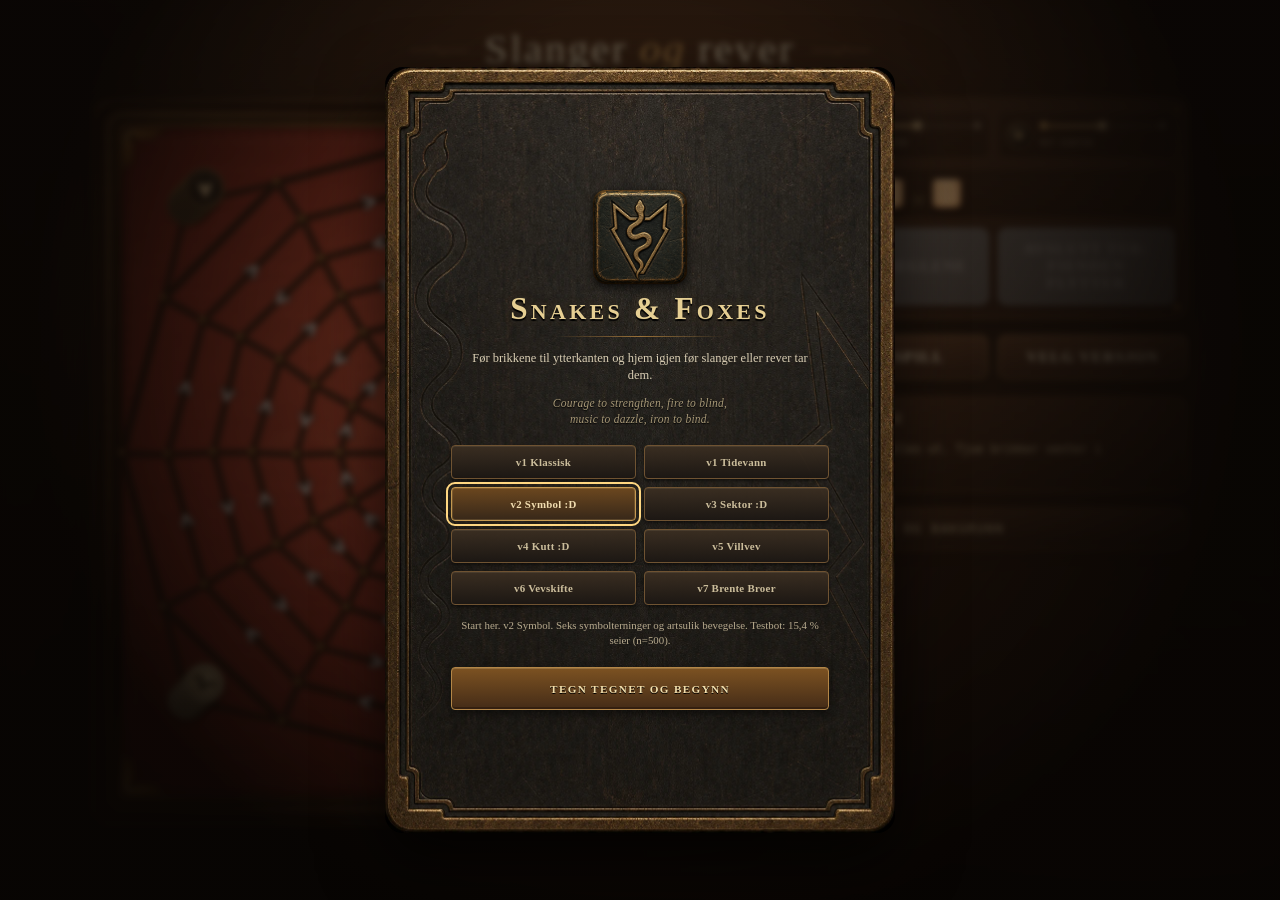
<file: index.html>
<!doctype html>
<html lang="no">
<head>
<meta charset="utf-8">
<meta name="viewport" content="width=device-width, initial-scale=1, viewport-fit=cover">
<meta name="theme-color" content="#17100b">
<link rel="icon" href="assets/sign.png" type="image/png">
<title>Slanger og rever</title>
<link rel="preload" href="assets/start-screen-panel-v1.webp" as="image" type="image/webp">
<link rel="stylesheet" href="assets/game.css?v=20260724-1">
</head>
<body>
<header>
  <h1>Slanger <em>og</em> rever</h1>
</header>

<main>
  <div id="boardwrap"></div>

  <section id="hud">
    <div id="journey" aria-label="Brikkenes reise">
      <div class="journey-card" id="journey0" data-stage="out">
        <span class="journey-token" aria-hidden="true">I</span>
        <span class="journey-route" aria-hidden="true"><i></i><b></b><i></i><b></b><i></i></span>
        <span class="journey-status" id="journeyStatus0">mot kanten</span>
      </div>
      <div class="journey-card" id="journey1" data-stage="out">
        <span class="journey-token" aria-hidden="true">II</span>
        <span class="journey-route" aria-hidden="true"><i></i><b></b><i></i><b></b><i></i></span>
        <span class="journey-status" id="journeyStatus1">mot kanten</span>
      </div>
    </div>
    <div id="dicerow">
      <div class="dicegrp" id="playerDiceGroup">Dine <span id="pdice"></span><button id="swapBtn" disabled>bytt</button><button id="undoBtn" disabled>angre</button></div>
      <div class="dicegrp" id="enemyDiceGroup">Fienden <span id="edice"></span></div>
    </div>
    <div id="mainbtns">
      <button class="big" id="rollBtn" disabled>Kast terningene</button>
      <button class="big" id="darkBtn" disabled>Avslutt tur: fienden flytter</button>
      <button class="big" id="powersBtn" type="button">Bryt reglene</button>
    </div>
  </section>

  <div id="mainmenu">
    <button class="big" id="resetBtn">Nytt spill</button>
    <button class="big" id="pickBtn">Velg versjon</button>
  </div>

  <details id="logbox" open>
    <summary>Krønike</summary>
    <ol id="log"></ol>
  </details>

  <details id="rules">
    <summary>Regler og bakgrunn</summary>
    <div class="prose">
      <section aria-labelledby="playRulesTitle">
        <h3 id="playRulesTitle">Slik spiller du</h3>
        <p>To svarte brikker starter i sentrum. Hver brikke som fortsatt lever må først berøre ytterringen og deretter komme hjem til sentrum. Du taper når begge er tatt; én gjenlevende brikke kan derfor fullføre alene.</p>
        <p>Kast to terninger. Når begge brikkene er aktive, får de én terning hver, og du kan bytte fordelingen før første flytting. I v1–v4 og v7 bruker den siste aktive brikken summen; i v5 bruker den bare den høyeste terningen. Alle noder som kan nås med de gjenværende stegene markeres på brettet. Tallet i markøren viser lengden på den korteste lovlige ruten. Klikk på målet, så følger brikken ruten dit. Du kan stoppe før alle steg er brukt. I v6 skifter veven for hvert steg, så der markeres bare nabonodene, og du flytter én node av gangen. Egne brikker blokkerer hverandre utenfor sentrum, men kan dele sentrum. Angre fører brikken tilbake til posisjonen før forrige målklikk og virker frem til fiendefasen begynner.</p>
        <p>Pilene viser lovlig retning. Under flyttefasen analyseres veven for den aktive brikken: grønne piler ligger på minst én korteste rute til det aktuelle målet, gule piler er gyldige omveier som fortsatt kan nå målet, og røde piler leder til en blindvei eller er blokkert. Områder brikken ikke kan nå fra sin nåværende posisjon tones ned. Du kan ikke gå inn på et hjørne eller et felt med en slange eller rev. De markerte målene og rutene beregnes av den samme regelmotoren som utfører trekket.</p>
        <h3>Valgt regelsett: <span id="selectedModeName">v2 Symbol</span></h3>
        <p id="selectedModeRules"></p>
        <h3>Å bryte reglene</h3>
        <p><b>Mot</b> dobler neste kast. <b>Ild</b> stanser neste fiendefase. <b>Musikk</b> svekker to fiendefaser. <b>Jern</b> åpner en egen målvalgstilstand: velg den markerte enkeltbrikken, også i en stabel. <b>Vev</b> lar deg snu retningen på én markert enveispil for resten av spillet. Trykk den aktive kraften igjen eller Esc for å avbryte målvalget. Hver kraft kan brukes én gang.</p>
        <h3>Betjening</h3>
        <p>Med tastatur bruker du Tab til brettet, piltastene mellom felt, Enter eller mellomrom for å velge en brikke eller målnode, og Home for sentrum. Dialoger holder fokus inne og kan lukkes med Esc når det finnes en trygg avbrytelse.</p>
      </section>

      <details class="rules-sub">
        <summary>Kanon og rekonstruksjon</summary>
        <div>
          <p>I bøkene er brettet en vev av linjer og piler, med ti slanger, ti rever, to svarte spillerbrikker, hjørnestabler, terninger og målet ut til kanten og tilbake. Fienden går så direkte mot spillerne som mulig, og berøring tar en brikke. Seks skårne terninger med slange- og revesymboler hører til Olvers sett.</p>
          <p>Geometrien, flatefordelingen, antall steg, artsbevegelsene, sektorretur, eikekuttene og kreftene som konkrete spillhandlinger er rekonstruert for denne versjonen. Like korteste valg avgjøres nå tilfeldig med et seedet tallgrunnlag, i stedet for skjult array- eller tegnerekkefølge.</p>
          <p class="src">Kilder i bokserien: The Shadow Rising k. 28, Lord of Chaos k. 22 og 33, Knife of Dreams k. 10 og Towers of Midnight.</p>
        </div>
      </details>

      <details class="rules-sub">
        <summary>Design og balansemålinger</summary>
        <div>
          <p>Målingene under bruker den samme grafen, legalitetsmotoren, reveregelen og tilfeldige likhetsavgjørelsen som spillet. Testboten søker aggressivt mot kanten og hjem, bruker tilgjengelige steg så lenge et lovlig trekk finnes, og bruker fare som tie-breaker mellom like god framdrift. Nesten alle botseire skjer med én gjenlevende brikke. Tallene beskriver denne policyen, ikke en universell vinnersjanse.</p>
          <div class="tablewrap">
            <table class="measurements">
              <thead><tr><th>Regelsett</th><th>Partier</th><th>Seier</th><th>95 % intervall</th><th>Runder</th></tr></thead>
              <tbody id="balanceTableBody"></tbody>
            </table>
          </div>
          <p id="powerMeasurement" class="src">Kraftkombinasjoner kan måles separat med den innebygde diagnostikkmotoren.</p>
        </div>
      </details>

      <details class="rules-sub">
        <summary>Versjonshistorikk</summary>
        <div>
          <p><b>v1</b>: Klassisk og Tidevann. <b>v2</b>: seks symbolterninger og artsulik bevegelse. <b>v3</b>: sektorretur. <b>v4</b>: kuttet vev. <b>v4.1</b>: feilrettinger, angre, målvalg for Jern, tastaturbetjening, seedet likhetsavgjørelse og en felles regelmotor for spill og målinger. <b>v5</b>: Villvev med tilfeldig retning på alle indre ringsegmenter og alle eikesegmenter; siste brikke bruker høyeste terning. <b>v6</b>: Vevskifte, hvor enveispilene rundt en node snur hver gang en brikke ankommer den, og du derfor flytter én node om gangen. Fienden kjenner veven bedre enn deg og planlegger mot retningene slik de blir etter sine egne steg. <b>v7</b>: Brente Broer, der eikene er tykke tråder, mens alle ringsegmenter er tynne og brenner opp første gang en av dine egne brikker bruker dem. Fienden løper over de tynne trådene uten å skade dem, men kan ikke bruke et segment du alt har brent.</p>
        </div>
      </details>
    </div>
  </details>
</main>

<dialog id="overlay" aria-labelledby="dialogTitle">
  <div class="panel" id="panelcontent">
    <img id="signmark" src="assets/sign.png" width="104" height="104" alt="Reve- og slangesymbolet">
    <h2 id="dialogTitle">Snakes & Foxes</h2>
    <p class="ritual-goal">Før brikkene til ytterkanten og hjem igjen før slanger eller rever tar dem.</p>
    <p class="verse" lang="en">Courage to strengthen, fire to blind,<br>music to dazzle, iron to bind.</p>
    <!-- <p class="verse-en">Courage to strengthen, fire to blind,<br>music to dazzle, iron to bind,<br>weave to reverse.</p> -->
    <div id="modes">
      <button class="modebtn" data-mode="klassisk">v1 Klassisk</button>
      <button class="modebtn" data-mode="tidevann">v1 Tidevann</button>
      <button class="modebtn selected" data-mode="symbol">v2 Symbol :D</button>
      <button class="modebtn" data-mode="sektor">v3 Sektor :D</button>
      <button class="modebtn" data-mode="kutt">v4 Kutt :D</button>
      <button class="modebtn" data-mode="villvev">v5 Villvev</button>
      <button class="modebtn" data-mode="vevskifte">v6 Vevskifte</button>
      <button class="modebtn" data-mode="brenteBroer">v7 Brente Broer</button>
    </div>
    <p id="modehint"><b>Start her.</b> v2 Symbol bruker seks symbolterninger og gir slanger og rever ulik bevegelse.</p>
    <button class="big" id="startBtn">Tegn tegnet og begynn</button>
  </div>
</dialog>

<dialog id="powersOverlay" aria-labelledby="powersTitle">
  <section class="power-panel">
    <div class="power-panel-head">
      <h2 id="powersTitle">Bryt reglene</h2>
      <button id="closePowersBtn" type="button" aria-label="Lukk kreftene">×</button>
    </div>
    <p>Velg én kraft. Hver kan bare brukes én gang.</p>
    <div id="cheats">
      <button class="cheat" id="chMot"><span class="cheat-icon" aria-hidden="true"><svg viewBox="0 0 32 32"><path d="M16 3 26 8v7c0 7-4 11-10 14C10 26 6 22 6 15V8Z"/><path d="m11 18 5-7 5 7M16 11v12"/></svg></span><b>Mot</b><span class="cheat-copy">til å styrke: dobler ditt neste kast</span></button>
      <button class="cheat" id="chIld"><span class="cheat-icon" aria-hidden="true"><svg viewBox="0 0 32 32"><path d="M17 3c1 6-4 7-2 12 2-2 4-4 4-7 5 4 8 9 6 14-2 5-7 7-12 6-6-1-9-6-7-11 1-3 4-5 6-8 0 4 2 6 5 7"/><path d="M16 18c3 2 3 6 0 8-3-2-3-5 0-8Z"/></svg></span><b>Ild</b><span class="cheat-copy">til å blinde: fienden står én runde</span></button>
      <button class="cheat" id="chMus"><span class="cheat-icon" aria-hidden="true"><svg viewBox="0 0 32 32"><path d="M12 23V8l13-3v15"/><path d="M12 12l13-3"/><ellipse cx="8.5" cy="24" rx="4.5" ry="3"/><ellipse cx="21.5" cy="21" rx="4.5" ry="3"/></svg></span><b>Musikk</b><span class="cheat-copy">til å blende: halv fart i to runder</span></button>
      <button class="cheat" id="chJern"><span class="cheat-icon" aria-hidden="true"><svg viewBox="0 0 32 32"><path d="M12 19 8 23a5 5 0 0 0 7 7l5-5a5 5 0 0 0 0-7"/><path d="m20 13 4-4a5 5 0 1 0-7-7l-5 5a5 5 0 0 0 0 7"/><path d="m11 21 10-10"/></svg></span><b>Jern</b><span class="cheat-copy">til å binde: lås én brikke for godt</span></button>
      <button class="cheat" id="chVev"><span class="cheat-icon" aria-hidden="true"><svg viewBox="0 0 32 32"><path d="M5 11C10 4 22 4 27 11"/><path d="m27 11-1-7m1 7-7-1"/><path d="M27 21c-5 7-17 7-22 0"/><path d="m5 21 1 7m-1-7 7 1"/></svg></span><b>Vev</b><span class="cheat-copy">til å vende: snu én enveispil</span></button>
    </div>
  </section>
</dialog>

<script src="assets/game.js"></script>
</body>
</html>
</file>
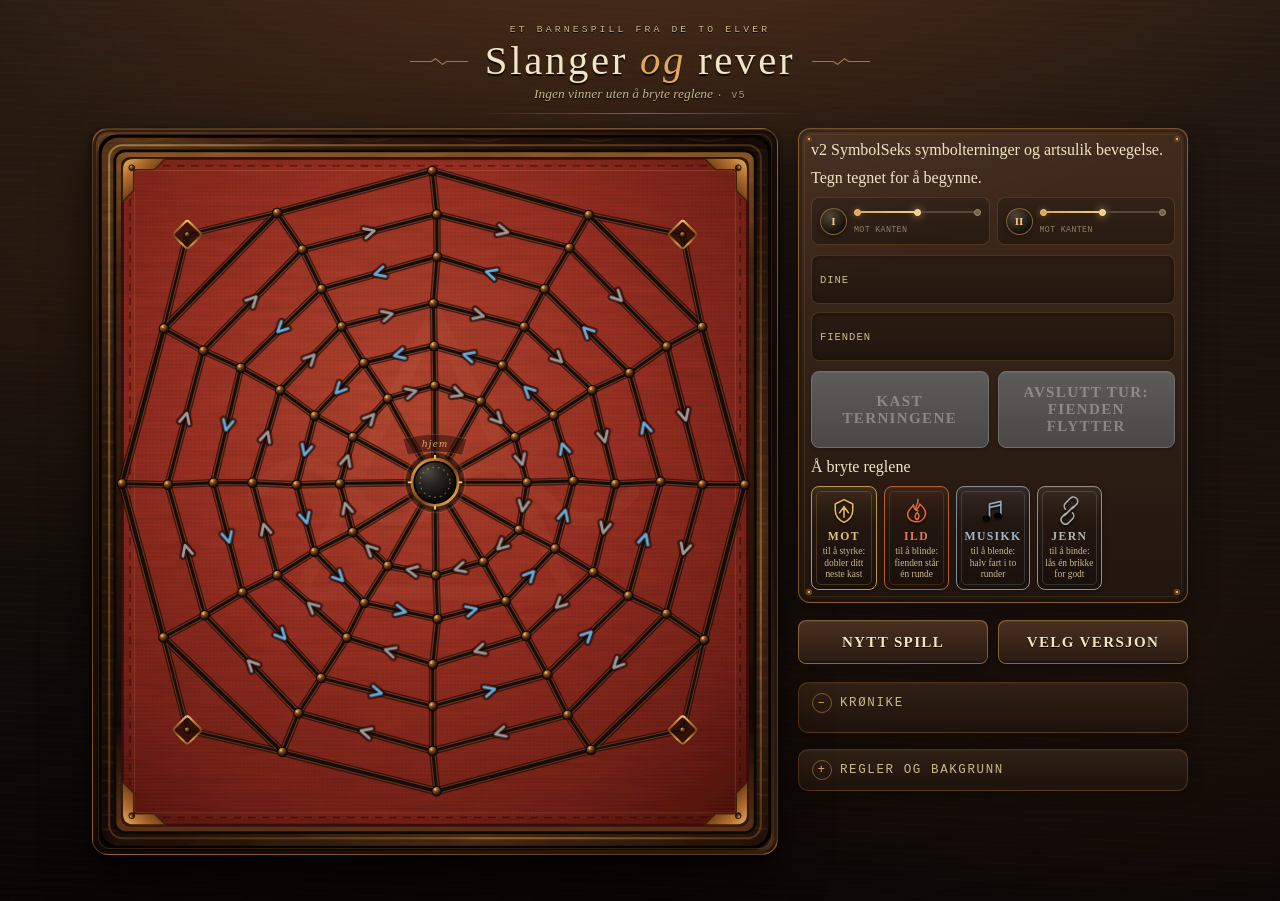
<file: slanger-og-rever.html>
<!doctype html>
<html lang="no">
<head>
<meta charset="utf-8">
<meta name="viewport" content="width=device-width, initial-scale=1, viewport-fit=cover">
<meta name="theme-color" content="#17100b">
<link rel="icon" href="assets/sign.svg" type="image/svg+xml">
<title>Slanger og rever</title>
<link rel="stylesheet" href="assets/game.css">
</head>
<body>
<header>
  <div class="eyebrow">Et barnespill fra De to elver</div>
  <h1>Slanger <em>og</em> rever</h1>
  <div class="subtitle">Ingen vinner uten å bryte reglene <span class="vtag">· v5</span></div>
</header>

<main>
  <div id="boardwrap"></div>

  <section id="hud">
    <div id="modebar" aria-label="Valgt regelsett"><span id="modeBadge">v2 Symbol</span><span id="modeDescriptor">Seks symbolterninger og artsulik bevegelse.</span></div>
    <div id="routeLegend" hidden aria-live="polite">
      <span class="route-goal" id="routeGoal">Mål: ytterringen</span>
      <span class="route-key"><span class="route-swatch shortest"></span>korteste vei</span>
      <span class="route-key"><span class="route-swatch detour"></span>mulig omvei</span>
      <span class="route-key"><span class="route-swatch dead"></span>blindvei eller blokkert</span>
    </div>
    <div id="status" aria-live="polite">Tegn tegnet for å begynne.</div>
    <div id="journey" aria-label="Brikkenes reise">
      <div class="journey-card" id="journey0" data-stage="out">
        <span class="journey-token" aria-hidden="true">I</span>
        <span class="journey-route" aria-hidden="true"><i></i><b></b><i></i><b></b><i></i></span>
        <span class="journey-status" id="journeyStatus0">mot kanten</span>
      </div>
      <div class="journey-card" id="journey1" data-stage="out">
        <span class="journey-token" aria-hidden="true">II</span>
        <span class="journey-route" aria-hidden="true"><i></i><b></b><i></i><b></b><i></i></span>
        <span class="journey-status" id="journeyStatus1">mot kanten</span>
      </div>
    </div>
    <div id="dicerow">
      <div class="dicegrp">Dine <span id="pdice"></span><button id="swapBtn" disabled>bytt</button><button id="undoBtn" disabled>angre</button></div>
      <div class="dicegrp">Fienden <span id="edice"></span></div>
    </div>
    <div id="mainbtns">
      <button class="big" id="rollBtn" disabled>Kast terningene</button>
      <button class="big" id="darkBtn" disabled>Avslutt tur: fienden flytter</button>
    </div>
    <div id="cheatlabel">Å bryte reglene</div>
    <div id="cheats">
      <button class="cheat" id="chMot"><span class="cheat-icon" aria-hidden="true"><svg viewBox="0 0 32 32"><path d="M16 3 26 8v7c0 7-4 11-10 14C10 26 6 22 6 15V8Z"/><path d="m11 18 5-7 5 7M16 11v12"/></svg></span><b>Mot</b><span class="cheat-copy">til å styrke: dobler ditt neste kast</span></button>
      <button class="cheat" id="chIld"><span class="cheat-icon" aria-hidden="true"><svg viewBox="0 0 32 32"><path d="M17 3c1 6-4 7-2 12 2-2 4-4 4-7 5 4 8 9 6 14-2 5-7 7-12 6-6-1-9-6-7-11 1-3 4-5 6-8 0 4 2 6 5 7"/><path d="M16 18c3 2 3 6 0 8-3-2-3-5 0-8Z"/></svg></span><b>Ild</b><span class="cheat-copy">til å blinde: fienden står én runde</span></button>
      <button class="cheat" id="chMus"><span class="cheat-icon" aria-hidden="true"><svg viewBox="0 0 32 32"><path d="M12 23V8l13-3v15"/><path d="M12 12l13-3"/><ellipse cx="8.5" cy="24" rx="4.5" ry="3"/><ellipse cx="21.5" cy="21" rx="4.5" ry="3"/></svg></span><b>Musikk</b><span class="cheat-copy">til å blende: halv fart i to runder</span></button>
      <button class="cheat" id="chJern"><span class="cheat-icon" aria-hidden="true"><svg viewBox="0 0 32 32"><path d="M12 19 8 23a5 5 0 0 0 7 7l5-5a5 5 0 0 0 0-7"/><path d="m20 13 4-4a5 5 0 1 0-7-7l-5 5a5 5 0 0 0 0 7"/><path d="m11 21 10-10"/></svg></span><b>Jern</b><span class="cheat-copy">til å binde: lås én brikke for godt</span></button>
    </div>
  </section>

  <div id="mainmenu">
    <button class="big" id="resetBtn">Nytt spill</button>
    <button class="big" id="pickBtn">Velg versjon</button>
  </div>

  <details id="logbox" open>
    <summary>Krønike</summary>
    <ol id="log"></ol>
  </details>

  <details id="rules">
    <summary>Regler og bakgrunn</summary>
    <div class="prose">
      <section aria-labelledby="playRulesTitle">
        <h3 id="playRulesTitle">Slik spiller du</h3>
        <p>To svarte brikker starter i sentrum. Hver brikke som fortsatt lever må først berøre ytterringen og deretter komme hjem til sentrum. Du taper når begge er tatt; én gjenlevende brikke kan derfor fullføre alene.</p>
        <p>Kast to terninger. Når begge brikkene er aktive, får de én terning hver, og du kan bytte fordelingen før første steg. I v1–v4 bruker den siste aktive brikken summen; i v5 bruker den bare den høyeste terningen. Du kan stoppe før alle steg er brukt. Egne brikker blokkerer hverandre utenfor sentrum, men kan dele sentrum. Angre virker frem til fiendefasen begynner.</p>
        <p>Pilene viser lovlig retning. Under flyttefasen analyseres veven for den aktive brikken: grønne piler ligger på minst én korteste rute til det aktuelle målet, gule piler er gyldige omveier som fortsatt kan nå målet, og røde piler leder til en blindvei eller er blokkert. Områder brikken ikke kan nå fra sin nåværende posisjon tones ned. Du kan ikke gå inn på et hjørne eller et felt med en slange eller rev. Gule felt er alltid beregnet av den samme regelmotoren som utfører trekket.</p>
        <h3>Valgt regelsett: <span id="selectedModeName">v2 Symbol</span></h3>
        <p id="selectedModeRules"></p>
        <h3>Å bryte reglene</h3>
        <p><b>Mot</b> dobler neste kast. <b>Ild</b> stanser neste fiendefase. <b>Musikk</b> svekker to fiendefaser. <b>Jern</b> åpner en egen målvalgstilstand: velg den markerte enkeltbrikken, også i en stabel, eller trykk Jern igjen/Esc for å avbryte. Hver kraft kan brukes én gang.</p>
        <h3>Betjening</h3>
        <p>Med tastatur bruker du Tab til brettet, piltastene mellom felt, Enter eller mellomrom for å velge eller flytte, og Home for sentrum. Dialoger holder fokus inne og kan lukkes med Esc når det finnes en trygg avbrytelse.</p>
      </section>

      <details class="rules-sub">
        <summary>Kanon og rekonstruksjon</summary>
        <div>
          <p>I bøkene er brettet en vev av linjer og piler, med ti slanger, ti rever, to svarte spillerbrikker, hjørnestabler, terninger og målet ut til kanten og tilbake. Fienden går så direkte mot spillerne som mulig, og berøring tar en brikke. Seks skårne terninger med slange- og revesymboler hører til Olvers sett.</p>
          <p>Geometrien, flatefordelingen, antall steg, artsbevegelsene, sektorretur, eikekuttene og kreftene som konkrete spillhandlinger er rekonstruert for denne versjonen. Like korteste valg avgjøres nå tilfeldig med et seedet tallgrunnlag, i stedet for skjult array- eller tegnerekkefølge.</p>
          <p class="src">Kilder i bokserien: The Shadow Rising k. 28, Lord of Chaos k. 22 og 33, Knife of Dreams k. 10 og Towers of Midnight.</p>
        </div>
      </details>

      <details class="rules-sub">
        <summary>Design og balansemålinger</summary>
        <div>
          <p>Målingene under bruker den samme grafen, legalitetsmotoren, reveregelen og tilfeldige likhetsavgjørelsen som spillet. Testboten søker aggressivt mot kanten og hjem, bruker tilgjengelige steg så lenge et lovlig trekk finnes, og bruker fare som tie-breaker mellom like god framdrift. Nesten alle botseire skjer med én gjenlevende brikke. Tallene beskriver denne policyen, ikke en universell vinnersjanse.</p>
          <div class="tablewrap">
            <table class="measurements">
              <thead><tr><th>Regelsett</th><th>Partier</th><th>Seier</th><th>95 % intervall</th><th>Runder</th></tr></thead>
              <tbody id="balanceTableBody"></tbody>
            </table>
          </div>
          <p id="powerMeasurement" class="src">Kraftkombinasjoner kan måles separat med den innebygde diagnostikkmotoren.</p>
        </div>
      </details>

      <details class="rules-sub">
        <summary>Versjonshistorikk</summary>
        <div>
          <p><b>v1</b>: Klassisk og Tidevann. <b>v2</b>: seks symbolterninger og artsulik bevegelse. <b>v3</b>: sektorretur. <b>v4</b>: kuttet vev. <b>v4.1</b>: feilrettinger, angre, målvalg for Jern, tastaturbetjening, seedet likhetsavgjørelse og en felles regelmotor for spill og målinger. <b>v5</b>: Villvev med tilfeldig retning på alle indre ringsegmenter og alle eikesegmenter; siste brikke bruker høyeste terning.</p>
        </div>
      </details>
    </div>
  </details>
</main>

<dialog id="overlay" aria-labelledby="dialogTitle">
  <div class="panel" id="panelcontent">
    <h2 id="dialogTitle">Slanger og rever</h2><p class="ritual-goal">Før brikkene til ytterkanten og hjem igjen før jakten tar dem.</p>
    <svg id="signsvg" viewBox="0 0 120 120" role="img" aria-label="En nedovervendt trekant som et reveansikt, krysset av en vertikal bølgelinje som en slange">
      <path class="tri" d="M14 24 L106 24 L60 106 Z"/>
      <path class="wave" d="M60 4 Q42 18 60 32 T60 60 T60 88 T60 116"/>
    </svg>
    <p class="verse">Mot til å styrke, ild til å blinde,<br>musikk til å blende, jern til å binde.</p>
    <p class="verse-en">Courage to strengthen, fire to blind,<br>music to dazzle, iron to bind.</p>
    <div id="modes">
      <button class="modebtn" data-mode="klassisk">v1 Klassisk</button>
      <button class="modebtn" data-mode="tidevann">v1 Tidevann</button>
      <button class="modebtn selected" data-mode="symbol">v2 Symbol</button>
      <button class="modebtn" data-mode="sektor">v3 Sektor</button>
      <button class="modebtn" data-mode="kutt">v4 Kutt</button>
      <button class="modebtn" data-mode="villvev">v5 Villvev</button>
    </div>
    <p id="modehint"><b>Start her.</b> v2 Symbol bruker seks symbolterninger og gir slanger og rever ulik bevegelse.</p>
    <button class="big" id="startBtn">Tegn tegnet og begynn</button>
  </div>
</dialog>

<script src="assets/game.js"></script>
</body>
</html>
</file>
<file: assets/game.css>
:root{
  color-scheme:dark;
  --table:#17100b;
  --table-deep:#090604;
  --table-glow:#4b2b18;
  --cloth:#a53324;
  --cloth-deep:#5d160f;
  --cloth-light:#c45238;
  --ink:#160d08;
  --ink-soft:#2d180e;
  --wood:#ecd9a8;
  --wood-light:#fff0c9;
  --wood-shadow:#aa824b;
  --wood-dark:#6d4727;
  --parchment:#f2e5c5;
  --parchment-dim:#c9b98f;
  --parchment-faint:#8f8064;
  --bronze:#ad6e2c;
  --bronze-bright:#e0a85b;
  --bronze-pale:#f2cb84;
  --bronze-dark:#65401a;
  --danger:#efbe54;
  --leather:#352317;
  --leather-deep:#21150f;
  --iron:#22201e;
  --focus:#ffd781;
  --radius:12px;
}
*{box-sizing:border-box;margin:0;padding:0;-webkit-tap-highlight-color:transparent}
html{background:var(--table-deep);scroll-behavior:smooth}
html,body{color:var(--parchment);font-family:Georgia,'Iowan Old Style','Palatino Linotype',serif}
body{
  min-height:100dvh;display:flex;flex-direction:column;align-items:center;position:relative;overflow-x:hidden;
  background:
    radial-gradient(1100px 560px at 50% -130px,rgba(140,78,37,.42),transparent 68%),
    radial-gradient(750px 460px at 15% 28%,rgba(87,47,24,.22),transparent 72%),
    radial-gradient(850px 520px at 88% 74%,rgba(63,31,17,.24),transparent 74%),
    repeating-linear-gradient(2deg,rgba(255,255,255,.012) 0 1px,transparent 1px 9px),
    linear-gradient(180deg,#261a12 0%,var(--table) 45%,var(--table-deep) 100%);
}
body::before{
  content:"";position:fixed;inset:0;pointer-events:none;z-index:-1;opacity:.25;
  background:
    repeating-radial-gradient(ellipse at 35% 20%,transparent 0 17px,rgba(234,188,116,.025) 18px 19px,transparent 20px 43px),
    linear-gradient(90deg,transparent 0 48%,rgba(0,0,0,.08) 50%,transparent 52%);
  mix-blend-mode:screen;
}
button,input,select,textarea{font:inherit}
button{touch-action:manipulation}
button:focus-visible,summary:focus-visible{outline:2px solid var(--focus);outline-offset:3px}

header{width:100%;max-width:650px;padding:19px 14px 9px;text-align:center;position:relative}
header::after{content:"";display:block;width:min(330px,72vw);height:1px;margin:11px auto 0;background:linear-gradient(90deg,transparent,rgba(224,168,91,.5),transparent)}
.eyebrow{font-family:ui-monospace,'Cascadia Mono',Menlo,Consolas,monospace;font-size:.61rem;letter-spacing:.32em;text-transform:uppercase;color:var(--parchment-dim);text-shadow:0 1px 0 #000}
h1{display:flex;align-items:center;justify-content:center;gap:12px;font-size:clamp(1.9rem,5vw,2.55rem);font-weight:400;letter-spacing:.065em;color:var(--parchment);line-height:1.08;margin-top:4px;text-shadow:0 2px 1px rgba(0,0,0,.8),0 0 22px rgba(224,168,91,.09)}
h1::before,h1::after{content:"";width:clamp(22px,8vw,68px);height:7px;opacity:.7;background:center/100% 100% no-repeat url("data:image/svg+xml,%3Csvg xmlns='http://www.w3.org/2000/svg' viewBox='0 0 100 12'%3E%3Cpath d='M1 6h36l7-5 12 10 7-5h36' fill='none' stroke='%23d49a55' stroke-width='2' stroke-linecap='round'/%3E%3C/svg%3E")}
h1::after{transform:scaleX(-1)}
h1 em{font-style:italic;color:var(--bronze-bright)}
.subtitle{font-style:italic;font-size:.84rem;color:var(--parchment-dim);margin-top:3px;text-shadow:0 1px 1px #000}
.vtag{font-style:normal;font-family:ui-monospace,monospace;font-size:.64rem;letter-spacing:.12em;opacity:.78}

main{width:100%;max-width:650px;padding:5px 12px 46px;display:flex;flex-direction:column;gap:12px}
#boardwrap{
  width:100%;position:relative;isolation:isolate;border-radius:16px;overflow:hidden;padding:3px;
  background:linear-gradient(145deg,#7b4a25 0%,#2b170d 34%,#160c08 64%,#704321 100%);
  border:1px solid rgba(235,180,98,.24);
  box-shadow:0 22px 48px rgba(0,0,0,.58),0 3px 8px rgba(0,0,0,.66),inset 0 1px 0 rgba(255,223,160,.18),inset 0 0 0 3px rgba(17,8,4,.65);
  animation:boardArrive .55s cubic-bezier(.2,.8,.2,1) both;
}
#boardwrap::before{content:"";position:absolute;inset:5px;border-radius:12px;pointer-events:none;z-index:2;box-shadow:inset 0 0 0 1px rgba(255,210,125,.14),inset 0 0 32px rgba(0,0,0,.2)}
#boardwrap::after{content:"";position:absolute;inset:3px;border-radius:13px;pointer-events:none;z-index:8;opacity:0}
#boardwrap.fx-mot::after{background:radial-gradient(circle at 50% 54%,rgba(255,214,111,.7),rgba(226,153,48,.16) 37%,transparent 68%);animation:powerBloom .72s ease-out}
#boardwrap.fx-ild::after{background:radial-gradient(circle at 50% 70%,rgba(255,126,46,.75),rgba(191,35,16,.2) 42%,transparent 72%);animation:powerBloom .78s ease-out}
#boardwrap.fx-mus::after{background:radial-gradient(circle at 30% 30%,rgba(140,188,197,.5),transparent 33%),radial-gradient(circle at 72% 68%,rgba(190,132,211,.45),transparent 40%);animation:powerBloom .92s ease-out}
#boardwrap.fx-jern::after{background:radial-gradient(circle at 50% 50%,rgba(221,230,226,.48),rgba(90,101,100,.14) 37%,transparent 70%);animation:powerBloom .72s ease-out}
#boardwrap.fx-vev::after{background:conic-gradient(from 40deg at 50% 50%,transparent,rgba(90,222,193,.42),transparent 34%,rgba(119,174,231,.34),transparent 69%);animation:powerBloom .86s ease-out}
#boardwrap>svg{display:block;width:100%;height:auto;user-select:none;touch-action:manipulation}

/* board pieces and interaction */
.piece{transition:transform .28s cubic-bezier(.2,.7,.2,1),filter .18s ease,opacity .18s ease;transform-box:fill-box;transform-origin:center;will-change:transform}
.dark-piece{transition:transform 500ms cubic-bezier(.18,.72,.18,1),filter .18s ease,opacity .18s ease;will-change:transform}
.stack-edge{pointer-events:none;stroke-width:1.15}
.snake-piece .stack-edge{fill:#ead9ad;stroke:#69441f}
.fox-piece .stack-edge{fill:#2a211d;stroke:#c0934e}
.dark-piece.enemy-moving{filter:url(#pieceShadow) drop-shadow(0 0 9px rgba(255,214,133,.78))}
.tapnode{fill:transparent;cursor:pointer}
.tapnode:focus{outline:none;fill:rgba(239,190,84,.12);stroke:var(--bronze-pale);stroke-width:3.2;filter:url(#softGlow)}
.route-arrow,.route-arrow-glow{transition:stroke .18s ease,opacity .18s ease,stroke-width .18s ease}
.legal-link{stroke:rgba(246,201,107,.32);stroke-width:4.2;stroke-linecap:round;filter:url(#softGlow);pointer-events:none}
.legal-ring{fill:rgba(255,211,112,.08);stroke:var(--danger);stroke-width:3.4;filter:url(#softGlow);pointer-events:none;transform-box:fill-box;transform-origin:center;animation:legalPulse 1.35s ease-in-out infinite}
.legal-steps{fill:#fff0c0;stroke:#4c260b;stroke-width:1.4;paint-order:stroke fill;font:700 12px/1 ui-monospace,'Cascadia Mono',Menlo,monospace;text-anchor:middle;dominant-baseline:central;pointer-events:none}
.active-node-ring{fill:none;stroke:rgba(255,236,178,.62);stroke-width:2.2;stroke-dasharray:4 5;pointer-events:none;transform-box:fill-box;transform-origin:center;animation:slowSpin 8s linear infinite}
.selection-ring{opacity:0;fill:none;stroke:var(--bronze-pale);stroke-width:2.8;stroke-dasharray:6 4;filter:url(#softGlow);transform-box:fill-box;transform-origin:center}
.p-select .selection-ring{opacity:1;animation:selectedPulse 1.25s ease-in-out infinite}
.p-select{filter:url(#pieceShadow) drop-shadow(0 0 8px rgba(255,216,133,.66))}
.player-piece.player-moving{filter:url(#pieceShadow) drop-shadow(0 0 12px rgba(255,225,151,.92))}
.token-face{transition:opacity .18s ease,filter .18s ease}
.binding-mark{display:none;pointer-events:none}
.bound .binding-mark{display:block}
.bound .token-face{opacity:.52;filter:saturate(.35) brightness(.78)}
.dark-piece{outline:none}
.dark-piece.bind-target{cursor:pointer;transition:none;filter:url(#pieceShadow) drop-shadow(0 0 9px rgba(239,190,84,.96));animation:bindTarget 1.05s ease-in-out infinite}
.dark-piece.bind-target:focus{filter:url(#pieceShadow) drop-shadow(0 0 13px rgba(255,232,164,1))}
.fox-hopping{transition:filter .2s ease,opacity .18s ease;filter:url(#pieceShadow) drop-shadow(0 -9px 7px rgba(255,231,172,.82))}
.weave-edge-hit{fill:transparent;stroke:transparent;stroke-width:2;pointer-events:none;outline:none}
#boardwrap.weave-mode .weave-edge-hit{pointer-events:all;cursor:pointer;fill:rgba(104,231,205,.13);stroke:rgba(150,245,226,.72);stroke-width:2.5;filter:url(#softGlow);animation:bindTarget 1.05s ease-in-out infinite}
#boardwrap.weave-mode .weave-edge-hit:focus{fill:rgba(151,246,227,.24);stroke:#d4fff5;stroke-width:4}
.fox-over-marker{fill:rgba(131,193,214,.12);stroke:#8ec7da;stroke-width:3;stroke-dasharray:6 4;filter:url(#softGlow)}
.fox-over-core{fill:none;stroke:rgba(221,243,250,.9);stroke-width:2.1;stroke-linecap:round;stroke-linejoin:round;filter:url(#softGlow)}
.fox-land-marker{fill:rgba(239,190,84,.12);stroke:#efbe54;stroke-width:3.8;filter:url(#softGlow);animation:legalPulse 1s ease-in-out infinite}
.fox-land-outer{fill:none;stroke:rgba(255,235,186,.78);stroke-width:1.7;stroke-dasharray:2 4;filter:url(#softGlow)}
.fox-land-core{fill:#f2cb84;stroke:#6d3b12;stroke-width:1.3}
.sector-touch{fill:rgba(239,190,84,.08);stroke:var(--danger);stroke-width:4;opacity:.95;filter:url(#softGlow)}
.sector-home{stroke:var(--danger);stroke-width:9;stroke-linecap:round;opacity:.25;filter:url(#softGlow)}
.sector-label{fill:var(--bronze-pale);font:700 15px Georgia,serif;paint-order:stroke;stroke:var(--cloth-deep);stroke-width:4px}

/* HUD */
#hud{
  position:relative;overflow:hidden;border-radius:var(--radius);padding:12px;display:flex;flex-direction:column;gap:10px;
  background:
    radial-gradient(circle at 10px 10px,var(--bronze-bright) 0 1px,var(--bronze-dark) 1.5px 3px,transparent 3.5px),
    radial-gradient(circle at calc(100% - 10px) 10px,var(--bronze-bright) 0 1px,var(--bronze-dark) 1.5px 3px,transparent 3.5px),
    radial-gradient(circle at 10px calc(100% - 10px),var(--bronze-bright) 0 1px,var(--bronze-dark) 1.5px 3px,transparent 3.5px),
    radial-gradient(circle at calc(100% - 10px) calc(100% - 10px),var(--bronze-bright) 0 1px,var(--bronze-dark) 1.5px 3px,transparent 3.5px),
    linear-gradient(155deg,rgba(255,255,255,.035),transparent 28%),
    linear-gradient(180deg,#412b1d 0%,var(--leather) 43%,var(--leather-deep) 100%);
  border:1px solid rgba(221,155,72,.46);
  box-shadow:0 12px 30px rgba(0,0,0,.4),inset 0 1px 0 rgba(255,231,186,.08),inset 0 0 0 3px rgba(17,9,5,.28);
}
#hud::before{content:"";position:absolute;inset:5px;border:1px solid rgba(224,168,91,.1);border-radius:8px;pointer-events:none}
#journey{display:grid;grid-template-columns:1fr 1fr;gap:7px}
.journey-card{display:grid;grid-template-columns:auto minmax(58px,1fr);grid-template-areas:"token route" "token status";align-items:center;column-gap:7px;min-height:48px;padding:6px 8px;border:1px solid rgba(224,168,91,.18);border-radius:8px;background:linear-gradient(180deg,rgba(0,0,0,.18),rgba(0,0,0,.3));font-family:ui-monospace,'Cascadia Mono',Menlo,monospace}
.journey-token{grid-area:token;display:grid;place-items:center;width:27px;height:27px;border-radius:50%;color:var(--bronze-pale);font:700 .7rem Georgia,serif;background:radial-gradient(circle at 35% 28%,#524432,#17110d 70%);border:1px solid rgba(224,168,91,.5);box-shadow:0 2px 4px rgba(0,0,0,.35)}
.journey-route{grid-area:route;display:flex;align-items:center;width:100%;min-width:52px}
.journey-route i{display:block;flex:0 0 7px;width:7px;height:7px;border-radius:50%;background:#6e6250;border:1px solid #a5906c;transition:background .2s ease,box-shadow .2s ease,border-color .2s ease}
.journey-route b{display:block;flex:1;height:2px;background:#554738;transition:background .2s ease}
.journey-status{grid-area:status;overflow:hidden;color:var(--parchment-faint);font-size:.52rem;letter-spacing:.04em;text-transform:uppercase;white-space:nowrap;text-overflow:ellipsis}
.journey-card[data-stage="out"] .journey-route i:nth-child(1),.journey-card[data-stage="home"] .journey-route i:nth-child(1),.journey-card[data-stage="home"] .journey-route i:nth-child(3),.journey-card[data-stage="done"] .journey-route i{background:var(--bronze-bright);border-color:var(--bronze-pale);box-shadow:0 0 6px rgba(224,168,91,.45)}
.journey-card[data-stage="out"] .journey-route i:nth-child(3),.journey-card[data-stage="home"] .journey-route i:nth-child(5){background:var(--bronze-pale);border-color:#fff0c9;box-shadow:0 0 8px rgba(242,203,132,.72)}
.journey-card[data-stage="out"] .journey-route b:nth-child(2),.journey-card[data-stage="home"] .journey-route b,.journey-card[data-stage="done"] .journey-route b{background:linear-gradient(90deg,var(--bronze-bright),var(--bronze-pale))}
.journey-card[data-stage="done"]{border-color:rgba(121,229,154,.45);background:linear-gradient(180deg,rgba(42,119,71,.16),rgba(0,0,0,.28))}
.journey-card[data-stage="done"] .journey-route i{background:#79e59a;border-color:#c8f7d6;box-shadow:0 0 7px rgba(121,229,154,.55)}
.journey-card[data-stage="done"] .journey-route b{background:#79e59a}
.journey-card[data-stage="done"] .journey-status{color:#a8edbc}
.journey-card[data-stage="lost"]{opacity:.64;border-color:rgba(255,120,104,.35)}
.journey-card[data-stage="lost"] .journey-token{color:#ff9a8f;border-color:#a34d43}
.journey-card[data-stage="lost"] .journey-route i,.journey-card[data-stage="lost"] .journey-route b{background:#5c2923;border-color:#8b463d}
.journey-card[data-stage="lost"] .journey-status{color:#d98b82}
#dicerow{display:grid;grid-template-columns:1fr;gap:8px;font-family:ui-monospace,'Cascadia Mono',Menlo,Consolas,monospace;font-size:.66rem;letter-spacing:.09em;text-transform:uppercase;color:var(--parchment-dim)}
.dicegrp{display:flex;align-items:center;align-content:center;gap:6px;min-height:49px;padding:7px 8px;border-radius:8px;background:linear-gradient(180deg,rgba(0,0,0,.22),rgba(0,0,0,.34));border:1px solid rgba(224,168,91,.18);box-shadow:inset 0 1px 6px rgba(0,0,0,.4)}
.dicegrp[hidden]{display:none}
.die{width:32px;height:32px;border:0;border-radius:7px;position:relative;background:transparent center/100% 100% no-repeat url("die-player.png");box-shadow:0 3px 5px rgba(0,0,0,.5);display:grid;grid-template:repeat(3,1fr)/repeat(3,1fr);padding:5px;gap:1px;animation:dieDrop .22s ease-out both}
.die::after{content:"";position:absolute;inset:2px;border-radius:6px;box-shadow:inset 0 1px 1px rgba(255,245,218,.18),inset 0 -1px 1px rgba(25,10,3,.2);pointer-events:none}
.die.enemy{background-image:url("die-enemy.png");box-shadow:0 3px 5px rgba(0,0,0,.58)}
.die.player-face-1{background-image:url("die-player-1.png")}
.die.player-face-2{background-image:url("die-player-2.png")}
.die.player-face-3{background-image:url("die-player-3.png")}
.die.player-face-4{background-image:url("die-player-4.png")}
.die.player-face-5{background-image:url("die-player-5.png")}
.die.player-face-6{background-image:url("die-player-6.png")}
.die.enemy-snake{background-image:url("die-enemy-snake.png")}
.die.enemy-fox{background-image:url("die-enemy-fox.png")}
.die .pip{border-radius:50%;background:#21140c;align-self:center;justify-self:center;width:5px;height:5px;box-shadow:inset 0 1px 1px rgba(255,255,255,.14),0 0 0 1px rgba(77,42,20,.25)}
.die.enemy .pip{background:#d4a05e;box-shadow:inset 0 1px 1px rgba(255,235,192,.38),0 0 1px #3d1d0c}
.die.empty{opacity:.25;filter:saturate(.45)}
.die.empty:not(.enemy){opacity:1;filter:none}
.die.num{display:flex;align-items:center;justify-content:center;font:700 15px Georgia,serif;color:#24150c;text-shadow:0 1px rgba(255,242,209,.32)}
.die.sym{width:27px;height:27px;display:flex;align-items:center;justify-content:center;padding:3px}
#pdice,#edice{display:inline-flex;align-items:center;gap:4px;flex-wrap:wrap;min-height:32px}
.die-slot{display:inline-flex;align-items:flex-end;gap:2px}
.die-label{display:grid;place-items:center;min-width:16px;height:16px;padding:0 3px;border-radius:8px;font-size:.52rem;color:var(--bronze-pale);background:rgba(0,0,0,.35);border:1px solid rgba(224,168,91,.22);margin-bottom:1px}
#swapBtn,#undoBtn{background:none;border:0;color:var(--bronze-pale);font:inherit;text-decoration:none;cursor:pointer;padding:5px 3px;border-bottom:1px dotted currentColor;line-height:1}
#swapBtn:hover,#undoBtn:hover{color:#ffe3a5}
#swapBtn:disabled,#undoBtn:disabled{display:none}

#mainbtns{display:grid;grid-template-columns:1fr 1fr;gap:9px}
button.big[hidden]{display:none}
#powersBtn{order:-1}
#powersBtn:not(:disabled){color:#ffe3cf;text-shadow:0 1px rgba(47,12,8,.7);background:linear-gradient(180deg,#a84b3b 0%,#7d3028 52%,#5d201d 100%);border-color:#e18a6f;box-shadow:inset 0 1px 0 rgba(255,225,211,.4),inset 0 -3px 0 rgba(70,18,14,.45),0 4px 0 #3e1512,0 7px 13px rgba(0,0,0,.42)}
button.big{position:relative;isolation:isolate;overflow:hidden;width:100%;min-height:50px;padding:12px 10px;font-family:inherit;font-size:.94rem;letter-spacing:.09em;text-transform:uppercase;font-weight:700;color:#291507;text-shadow:0 1px rgba(255,238,192,.38);background:linear-gradient(180deg,#e1a85b 0%,#c38237 52%,#a96327 100%);border:1px solid #f0c678;border-radius:8px;cursor:pointer;box-shadow:inset 0 1px 0 rgba(255,245,209,.5),inset 0 -3px 0 rgba(91,49,16,.36),0 4px 0 #603713,0 7px 13px rgba(0,0,0,.42);transition:transform .12s ease,filter .18s ease,box-shadow .12s ease}
button.big::before{content:"";position:absolute;inset:0;z-index:-1;background:linear-gradient(110deg,transparent 18%,rgba(255,255,255,.25) 45%,transparent 70%);transform:translateX(-120%);transition:transform .45s ease}
button.big:hover:not(:disabled)::before{transform:translateX(120%)}
button.big:hover:not(:disabled){filter:brightness(1.08)}
button.big:active:not(:disabled){transform:translateY(3px);box-shadow:inset 0 1px 0 rgba(255,245,209,.45),inset 0 -1px 0 rgba(91,49,16,.34),0 1px 0 #603713,0 3px 8px rgba(0,0,0,.38)}
button.big:disabled{color:rgba(228,215,186,.42);text-shadow:none;background:linear-gradient(#625a50,#4d4842);border-color:#756e65;filter:saturate(.2);cursor:default;box-shadow:inset 0 1px 0 rgba(255,255,255,.05),0 2px 4px rgba(0,0,0,.26);transform:none}
#mainmenu{display:flex;gap:10px;margin:1px 0 2px}
#mainmenu button{flex:1;width:auto;min-height:44px;color:var(--parchment);text-shadow:0 1px #000;background:linear-gradient(180deg,#49301f,#2a1b12);border-color:rgba(224,168,91,.45);box-shadow:inset 0 1px 0 rgba(255,255,255,.06),inset 0 -2px 0 rgba(0,0,0,.28),0 3px 0 #130b07,0 6px 12px rgba(0,0,0,.34)}
#mainmenu button:hover:not(:disabled){background:linear-gradient(180deg,#583923,#302016)}

#cheats{display:grid;grid-template-columns:repeat(5,1fr);gap:7px}
.cheat{--power:#d4a259;position:relative;min-height:90px;padding:9px 7px 8px;border:1px solid color-mix(in srgb,var(--power) 72%,#5b371d);background:linear-gradient(180deg,color-mix(in srgb,var(--power) 10%,transparent),rgba(0,0,0,.12) 44%,rgba(0,0,0,.25));color:var(--parchment);border-radius:8px;cursor:pointer;font-family:inherit;display:flex;flex-direction:column;gap:3px;align-items:center;justify-content:flex-start;box-shadow:inset 0 1px 0 rgba(255,255,255,.05),0 2px 5px rgba(0,0,0,.24);transition:transform .14s ease,background .2s ease,box-shadow .2s ease,opacity .2s ease}
#chMot{--power:#e2b95e}#chIld{--power:#dc6a3d}#chMus{--power:#8faec6}#chJern{--power:#aab0a9}#chVev{--power:#79d8c4}
.cheat::after{content:"";position:absolute;inset:4px;border-radius:5px;border:1px solid color-mix(in srgb,var(--power) 22%,transparent);pointer-events:none}
.cheat:hover:not(:disabled){transform:translateY(-2px);background:linear-gradient(180deg,color-mix(in srgb,var(--power) 20%,transparent),rgba(0,0,0,.13) 48%,rgba(0,0,0,.22));box-shadow:inset 0 1px 0 rgba(255,255,255,.08),0 5px 10px rgba(0,0,0,.34)}
.cheat-icon{display:grid;place-items:center;width:30px;height:30px;margin-bottom:1px;color:var(--power);filter:drop-shadow(0 2px 1px rgba(0,0,0,.7))}
.cheat-icon svg{width:28px;height:28px;overflow:visible}
.cheat-icon path,.cheat-icon circle,.cheat-icon line,.cheat-icon polyline{fill:none;stroke:currentColor;stroke-width:1.8;stroke-linecap:round;stroke-linejoin:round}
.cheat b{font-size:.73rem;letter-spacing:.12em;text-transform:uppercase;color:color-mix(in srgb,var(--power) 88%,#fff);font-weight:700}
.cheat-copy{font-size:.59rem;line-height:1.24;color:var(--parchment-dim);text-align:center}
.cheat:disabled{opacity:.31;cursor:default;transform:none;filter:saturate(.45)}
.cheat.armed{opacity:1;background:linear-gradient(180deg,color-mix(in srgb,var(--power) 35%,transparent),rgba(0,0,0,.1));border-color:var(--power);box-shadow:0 0 0 1px color-mix(in srgb,var(--power) 45%,transparent),0 0 16px color-mix(in srgb,var(--power) 30%,transparent),inset 0 0 16px color-mix(in srgb,var(--power) 15%,transparent);animation:armedGlow 1.2s ease-in-out infinite}

/* collapsible panels */
details{background:linear-gradient(180deg,rgba(52,34,22,.9),rgba(30,19,13,.94));border:1px solid rgba(173,110,44,.34);border-radius:10px;padding:10px 13px;box-shadow:inset 0 1px 0 rgba(255,255,255,.035),0 5px 14px rgba(0,0,0,.25)}
summary{cursor:pointer;font-size:.78rem;letter-spacing:.13em;text-transform:uppercase;font-family:ui-monospace,monospace;color:var(--parchment-dim);list-style:none;display:flex;align-items:center;gap:8px}
summary::-webkit-details-marker{display:none}
summary::before{content:"+";display:grid;place-items:center;width:18px;height:18px;border-radius:50%;border:1px solid rgba(224,168,91,.45);color:var(--bronze-bright);font-size:.78rem;line-height:1}
details[open]>summary::before{content:"–"}
#log{list-style:none;margin-top:9px;font-family:ui-monospace,'Cascadia Mono',Menlo,monospace;font-size:.72rem;line-height:1.55;color:var(--parchment-dim);max-height:190px;overflow-y:auto;display:flex;flex-direction:column-reverse;padding-right:4px;scrollbar-color:var(--bronze-dark) transparent}
#log li{padding:4px 0 4px 10px;border-left:2px solid rgba(224,168,91,.16)}
#log li b{color:var(--bronze-pale)}
#rules .prose{margin-top:9px;font-size:.87rem;line-height:1.62}
#rules h3{font-size:.72rem;letter-spacing:.16em;text-transform:uppercase;font-family:ui-monospace,monospace;color:var(--bronze-bright);margin:15px 0 5px;padding-bottom:4px;border-bottom:1px solid rgba(224,168,91,.15)}
#rules p{margin:7px 0;color:#dfd1ad}
#rules .src{font-size:.74rem;color:var(--parchment-faint);font-style:italic}
#rules .rules-sub{margin-top:10px;background:rgba(0,0,0,.12);border-color:rgba(176,122,60,.23);box-shadow:none}
#rules .rules-sub summary{font-size:.68rem;color:var(--bronze-bright)}
#rules .rules-sub>div{padding-top:5px}
.tablewrap{overflow-x:auto;margin:9px 0;border:1px solid rgba(224,168,91,.12);border-radius:7px}
.measurements{width:100%;border-collapse:collapse;font:normal .68rem ui-monospace,'Cascadia Mono',Menlo,monospace;color:var(--parchment-dim)}
.measurements th,.measurements td{padding:7px;border-bottom:1px solid rgba(205,189,151,.12);text-align:right;white-space:nowrap;background:rgba(0,0,0,.1)}
.measurements tr:last-child th,.measurements tr:last-child td{border-bottom:0}
.measurements th:first-child,.measurements td:first-child{text-align:left;color:var(--parchment)}

/* modal */
#overlay{border:0;padding:0;margin:0;width:100vw;max-width:none;height:100dvh;max-height:none;background:transparent;color:var(--parchment);overflow-y:auto;overscroll-behavior:contain}
#overlay::backdrop{background:radial-gradient(circle at 50% 38%,rgba(75,45,24,.28),rgba(8,5,3,.94) 72%);backdrop-filter:blur(3px)}
#overlay[open]{display:flex;align-items:center;justify-content:center;padding:max(18px,env(safe-area-inset-top)) max(18px,env(safe-area-inset-right)) max(18px,env(safe-area-inset-bottom)) max(18px,env(safe-area-inset-left))}
.power-panel{box-sizing:border-box;width:min(570px,calc(100vw - 32px));padding:20px;border:1px solid rgba(221,155,72,.5);border-radius:14px;background:linear-gradient(155deg,#4d3322,var(--leather-deep));box-shadow:0 22px 48px rgba(0,0,0,.7),inset 0 1px 0 rgba(255,231,186,.09);color:var(--parchment)}
#powersOverlay{width:min(570px,calc(100vw - 32px));max-width:calc(100vw - 32px);margin:auto;border:0;padding:0;background:transparent;color:var(--parchment);overflow:visible}
#powersOverlay::backdrop{background:rgba(8,5,3,.84);backdrop-filter:blur(3px)}
.power-panel-head{display:flex;align-items:center;justify-content:space-between;gap:16px;border-bottom:1px solid rgba(224,168,91,.25);padding-bottom:10px}
.power-panel h2{margin:0;color:var(--bronze-pale);font-size:1.35rem;letter-spacing:.08em;text-transform:uppercase}
.power-panel>p{margin:11px 0 16px;color:var(--parchment-dim);font-size:.86rem}
#closePowersBtn{width:34px;height:34px;border-radius:50%;border:1px solid rgba(224,168,91,.45);background:rgba(0,0,0,.22);color:var(--parchment);font-size:1.45rem;line-height:1;cursor:pointer}
#powersOverlay #cheats{grid-template-columns:repeat(2,minmax(0,1fr))}
#powersOverlay .cheat{min-height:110px}
.panel{
  position:relative;isolation:isolate;display:flex;flex-direction:column;justify-content:center;align-items:center;
  width:min(510px,100%);aspect-ratio:1023 / 1537;margin:auto;padding:clamp(47px,7vw,58px) clamp(42px,8vw,66px);
  overflow:hidden;border-radius:clamp(10px,3.2vw,18px);
  text-align:center;color:var(--parchment);background:center/100% 100% no-repeat url("start-screen-panel-v1.webp");
  filter:drop-shadow(0 25px 32px rgba(0,0,0,.72));animation:panelOpen .3s cubic-bezier(.2,.8,.2,1)
}
.panel h2{font-weight:600;letter-spacing:.105em;font-size:clamp(1.45rem,4.2vw,1.95rem);font-variant:small-caps;line-height:1;margin:2px 0 0;color:#e6cf93;text-shadow:0 2px 1px #000,0 0 14px rgba(202,152,65,.16)}
.panel h2::after{content:"";display:block;width:66%;height:1px;margin:12px auto 13px;background:linear-gradient(90deg,transparent,#9a7139,transparent)}
.panel p{font-size:.82rem;line-height:1.42;margin:8px 0;color:var(--parchment)}
.panel .ritual-goal{max-width:340px;margin:0 auto 11px;color:#d8cdb3;font-size:.78rem;line-height:1.35}
.panel .verse{margin:0 0 18px;font-style:italic;color:#a89978;font-size:.72rem;line-height:1.4;letter-spacing:.02em;text-shadow:0 1px 1px #000}
.panel .verse-en{font-size:.73rem;color:var(--parchment-faint);font-style:italic}
.panel button{margin-top:0}
#modes{display:grid;grid-template-columns:1fr 1fr;gap:8px;justify-content:center;width:100%;margin:0}
.modebtn{position:relative;min-height:34px;padding:7px 8px;font-size:.68rem;font-weight:600;letter-spacing:.025em;text-align:center;background:linear-gradient(180deg,rgba(60,47,34,.92),rgba(28,23,19,.96));border:1px solid #6f5332;border-radius:4px;color:#cbbd9b;cursor:pointer;margin-top:0;box-shadow:inset 0 1px rgba(255,235,191,.08),0 2px 3px rgba(0,0,0,.46);transition:transform .13s ease,background .18s ease,border-color .18s ease,box-shadow .18s ease}
.modebtn::before,.modebtn::after{display:none}
.modebtn:hover{transform:translateY(-1px);background:linear-gradient(180deg,rgba(76,57,38,.96),rgba(35,27,21,.98));border-color:#a47b42}
.modebtn.selected{background:linear-gradient(180deg,rgba(111,73,31,.95),rgba(56,40,25,.98));border-color:#c49850;color:#f1ddb0;font-weight:700;box-shadow:inset 0 0 0 1px rgba(236,192,112,.18),0 0 12px rgba(190,130,45,.12)}
#modes .modebtn:last-child:nth-child(odd){grid-column:1 / -1;justify-self:center;width:52%}
#modehint{font-size:.68rem;line-height:1.38;color:#b7aa8e;min-height:37px;margin:13px 7px 12px;padding:0;border:0;background:none}
#modehint b{color:#d7c69e}
#signmark{display:block;width:clamp(78px,16vw,104px);height:auto;aspect-ratio:1;object-fit:contain;margin:-5px auto 2px;filter:drop-shadow(0 3px 5px rgba(0,0,0,.7))}
#panelcontent button.big{min-height:43px;padding:11px 14px 10px;border-color:#b38647;border-radius:4px;color:#f2dfad;background:linear-gradient(180deg,rgba(126,83,34,.98),rgba(69,44,23,.98));font-size:.7rem;letter-spacing:.12em;text-shadow:0 1px #000;box-shadow:inset 0 1px rgba(255,229,169,.2),inset 0 -2px rgba(24,13,7,.4),0 4px 8px rgba(0,0,0,.46)}
#panelcontent button.big:hover:not(:disabled){filter:brightness(1.12)}
#panelcontent button.big:active:not(:disabled){transform:translateY(2px);box-shadow:inset 0 1px rgba(255,229,169,.16),inset 0 -1px rgba(24,13,7,.36),0 2px 5px rgba(0,0,0,.42)}
@keyframes boardArrive{from{opacity:0;transform:translateY(8px) scale(.985)}to{opacity:1;transform:none}}
@keyframes panelOpen{from{opacity:0;transform:translateY(12px) scale(.97)}to{opacity:1;transform:none}}
@keyframes dieDrop{from{opacity:.25;transform:translateY(-3px) rotate(-3deg)}to{opacity:1;transform:none}}
@keyframes legalPulse{0%,100%{transform:scale(.9);opacity:.7}50%{transform:scale(1.12);opacity:1}}
@keyframes selectedPulse{0%,100%{transform:scale(.92);opacity:.55}50%{transform:scale(1.08);opacity:1}}
@keyframes slowSpin{to{transform:rotate(360deg)}}
@keyframes bindTarget{0%,100%{opacity:.82}50%{opacity:1}}
@keyframes armedGlow{0%,100%{filter:brightness(1)}50%{filter:brightness(1.18)}}
@keyframes powerBloom{0%{opacity:0;transform:scale(.8)}22%{opacity:1}100%{opacity:0;transform:scale(1.08)}}

@media (max-width:520px){
  header{padding-top:14px}h1{gap:8px}h1::before,h1::after{width:26px}
  main{padding:4px 10px 36px;gap:10px}
  #boardwrap{border-radius:12px;padding:2px}
  #hud{padding:10px;gap:9px}
  #dicerow{grid-template-columns:1fr;gap:6px}
  .dicegrp{min-height:43px;padding:5px 7px}
  #mainbtns{gap:7px}
  button.big{min-height:48px;font-size:.86rem;letter-spacing:.07em;padding:10px 7px}
  .cheat{min-height:86px;padding:8px 7px}
  .cheat-copy{font-size:.65rem}
  #mainmenu{gap:8px}
  #mainmenu button{font-size:.76rem;min-height:43px}
  .panel{padding:47px 42px}
  #signmark{width:78px}
}
@media (max-width:360px){
  h1{font-size:1.65rem}.eyebrow{font-size:.53rem;letter-spacing:.25em}
  #journey{grid-template-columns:1fr}
  .panel{padding-right:34px;padding-left:34px}
}
@media (min-width:980px){
  header{max-width:1120px;padding-top:24px}
  main{max-width:1120px;display:grid;grid-template-columns:minmax(0,700px) minmax(320px,390px);grid-template-rows:auto auto auto 1fr;gap:16px 20px;align-items:start}
  #boardwrap{grid-column:1;grid-row:1 / span 4;position:sticky;top:16px}
  #hud{grid-column:2;grid-row:1}
  #mainmenu{grid-column:2;grid-row:2}
  #logbox{grid-column:2;grid-row:3}
  #rules{grid-column:2;grid-row:4}
  #rules[open]{max-height:56vh;overflow-y:auto}
  #dicerow{grid-template-columns:1fr}
  #powersOverlay #cheats{grid-template-columns:1fr 1fr}
  .cheat{min-height:94px}
}
@media (max-height:640px){#overlay[open]{align-items:flex-start}.panel{margin:0 auto}}
@media (prefers-reduced-motion:reduce){
  html{scroll-behavior:auto}
  *,*::before,*::after{animation-duration:.001ms!important;animation-iteration-count:1!important;transition-duration:.001ms!important}
}
</file>
